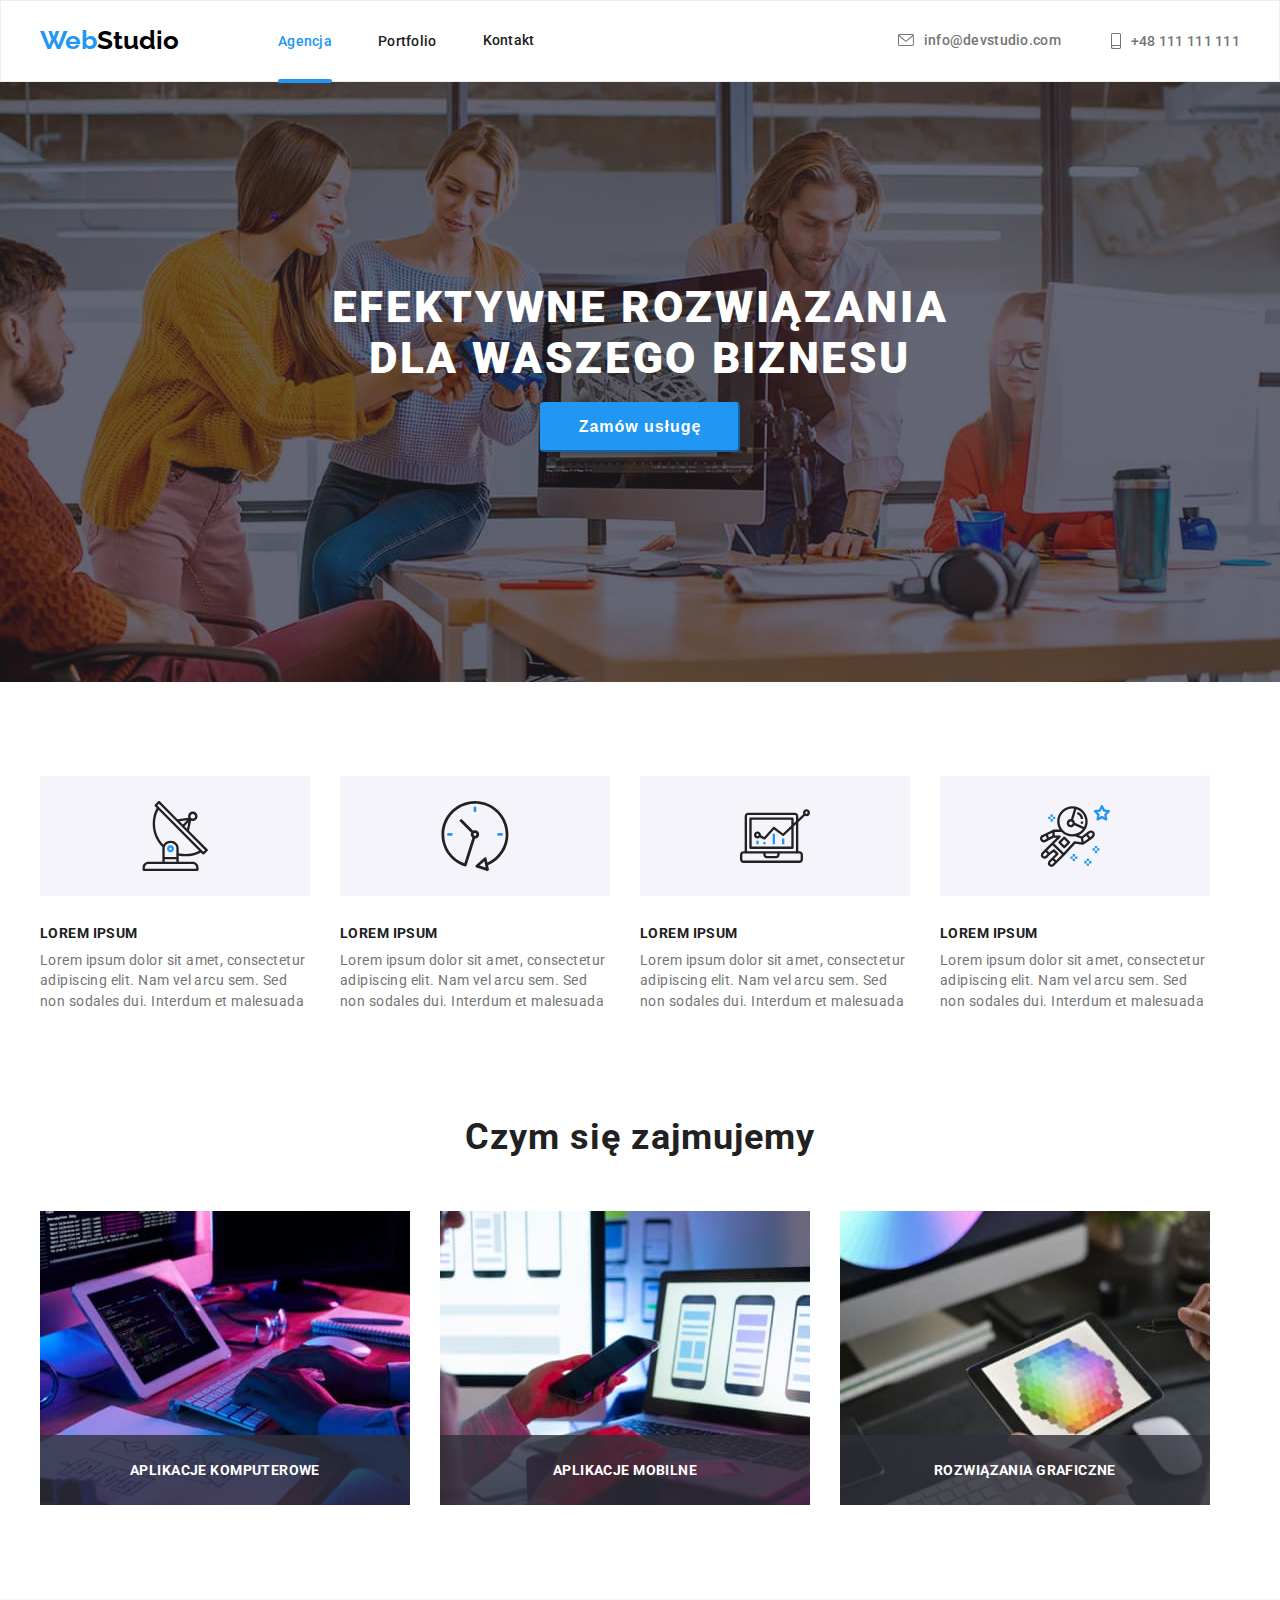
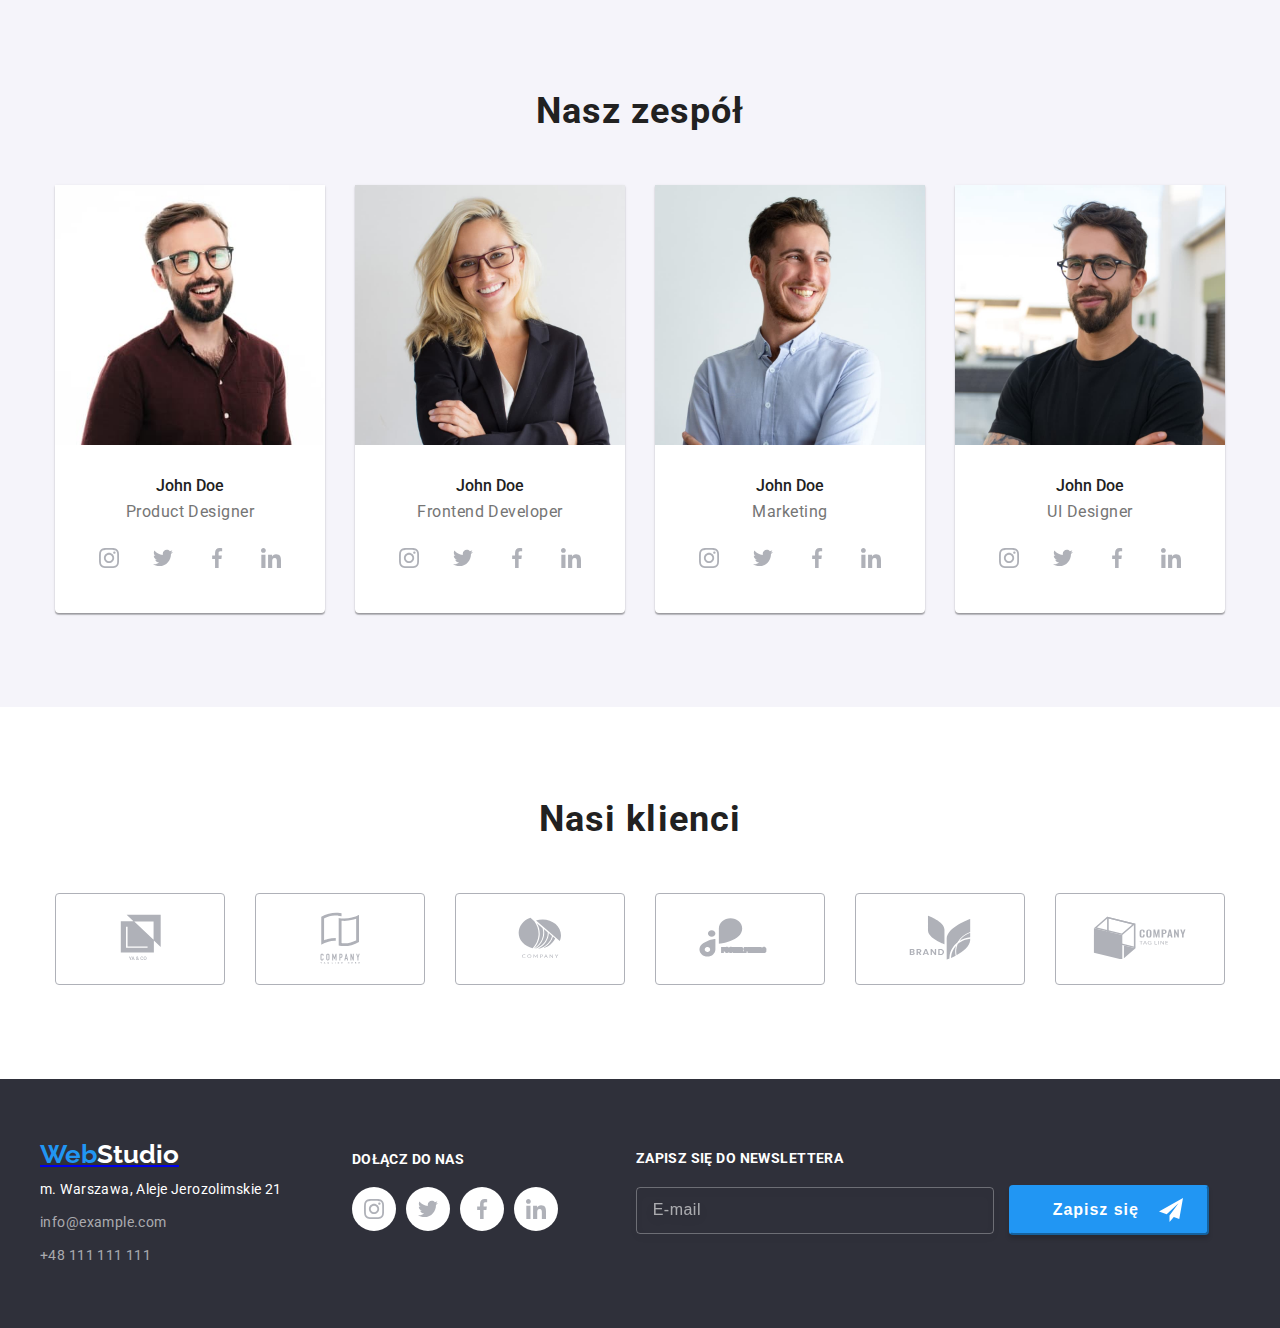
<file: index.html>
<!DOCTYPE html>
<html lang="pl-PL">
  <head>
    <meta charset="UTF-8" />
    <meta http-equiv="X-UA-Compatible" content="IE=edge" />
    <meta name="viewport" content="width=device-width, initial-scale=1.0" />
    <title>Studio</title>
    <link rel="stylesheet" href="https://bugs.chromium.org/p/chromium/issues/detail?id=999088, https://bugs.webkit.org/show_bug.cgi?id=201297" />
    <link rel="stylesheet" href="https://bugs.chromium.org/p/chromium/issues/detail?id=935729, https://bugs.webkit.org/show_bug.cgi?id=195016" />
    <link rel="stylesheet" href="https://bugs.chromium.org/p/chromium/issues/detail?id=935729, https://bugs.webkit.org/show_bug.cgi?id=195016" />
    <link rel="stylesheet" href="css/styles.css" />
    <link rel="preconnect" href="https://fonts.googleapis.com" />
    <link rel="preconnect" href="https://fonts.gstatic.com" crossorigin />
    <link href="https://fonts.googleapis.com/css2?family=Raleway:wght@700&family=Roboto:wght@400;500;700;900&display=swap" rel="stylesheet" />
    <link rel="stylesheet" href="https://i.icomoon.io/public/temp/0eba9493ed/spriteSVG/style-svg.css" />
    <script defer src="https://i.icomoon.io/public/temp/0eba9493ed/spriteSVG/svgxuse.js"></script>
  </head>
  <body>
    <div class="body-container">
      <div class="background-header">
        <div class="container">
          <header class="header">
            <div class="header_text">
              <div class="header-leftside">
                <a class="logo header_logo" href="./index.html"><span class="logo--blue">Web</span><span class="logo--gray">Studio</span></a>
                <nav>
                  <ul class="list navigation">
                    <li>
                      <a class="navigation_text" href="./index.html"><span class="navigation_current-page">Agencja</span></a>
                    </li>
                    <li><a class="navigation_text" href="./portfolio.html">Portfolio</a></li>
                    <li class="navigation_text">Kontakt</li>
                  </ul>
                </nav>
              </div>
              <div class="header-rightside">
                <ul class="list contact-info">
                  <li>
                    <a class="contact-info_text" href="mailto:info@devstudio.com">
                      <svg class="contact-info_icons" width="16px" height="12px">
                        <use href="images/icons.svg/sprite.svg#icon-envelope"></use>
                      </svg>
                      info@devstudio.com</a
                    >
                  </li>
                  <li>
                    <a class="contact-info_text" href="tel:+48111111111">
                      <svg class="contact-info_icons" width="10px" height="16px">
                        <use href="images/icons.svg/sprite.svg#icon-smartphone"></use>
                      </svg>
                      +48 111 111 111</a
                    >
                  </li>
                </ul>
              </div>
            </div>
          </header>
        </div>
      </div>
      <main>
        <div class="background-dark-gray-section">
          <div class="background-image">
            <div class="container">
              <div class="dark-gray-section section">
                <h1 class="h1-heading">EFEKTYWNE ROZWIĄZANIA DLA WASZEGO BIZNESU</h1>
                <button class="button modal-btn" type="button" data-modal-open>
                  <span class="button_text">Zamów usługę</span>
                </button>
              </div>
            </div>
          </div>
        </div>
        <div class="background-main-section">
          <div class="container">
            <div class="main-section section">
                <ul class="list information-section">
                  <li class="information-box">
                    <div class="information-box_icon">
                      <svg width="70px" height="70px">
                        <use href="images/icons.svg/sprite.svg#icon-antenna"></use>
                      </svg>
                    </div>
                    <h3 class="information-box_heading">LOREM IPSUM</h3>
                    <p class="information-box_text">Lorem ipsum dolor sit amet, consectetur adipiscing elit. Nam vel arcu sem. Sed non sodales dui. Interdum et malesuada</p>
                  </li>
                  <li class="information-box">
                    <div class="information-box_icon">
                      <svg width="70px" height="70px">
                        <use href="images/icons.svg/sprite.svg#icon-clock"></use>
                      </svg>
                    </div>
                    <h3 class="information-box_heading">LOREM IPSUM</h3>
                    <p class="information-box_text">Lorem ipsum dolor sit amet, consectetur adipiscing elit. Nam vel arcu sem. Sed non sodales dui. Interdum et malesuada</p>
                  </li>
                  <li class="information-box">
                    <div class="information-box_icon">
                      <svg width="70px" height="70px">
                        <use href="images/icons.svg/sprite.svg#icon-diagram"></use>
                      </svg>
                    </div>
                    <h3 class="information-box_heading">LOREM IPSUM</h3>
                    <p class="information-box_text">Lorem ipsum dolor sit amet, consectetur adipiscing elit. Nam vel arcu sem. Sed non sodales dui. Interdum et malesuada</p>
                  </li>
                  <li class="information-box">
                    <div class="information-box_icon">
                      <svg width="70px" height="70px">
                        <use href="images/icons.svg/sprite.svg#icon-astronaut"></use>
                      </svg>
                    </div>
                    <h3 class="information-box_heading">LOREM IPSUM</h3>
                    <p class="information-box_text">Lorem ipsum dolor sit amet, consectetur adipiscing elit. Nam vel arcu sem. Sed non sodales dui. Interdum et malesuada</p>
                  </li>
                </ul>
                <div class="container">
              <section class="services-section section">
                <h2 class="h2-heading">Czym się zajmujemy</h2>
                <ul class="list services-list">
                  <li class="services-list_box">
                    <img class="services-list_image" src="images/box1.jpg" alt="Programista piszący kod" width="370" height="294" />
                    <div class="services-list_description"><p>aplikacje komputerowe</p></div>
                  </li>
                  <li class="services-list_box">
                    <img class="services-list_image" src="images/box2.jpg" alt="Projektant opracowujący aplikacje na smartfony" width="370" height="294" />
                    <div class="services-list_description"><p>aplikacje mobilne</p></div>
                  </li>
                  <li class="services-list_box">
                    <img class="services-list_image" src="images/box3.jpg" alt="Designer trzymający tablet z paletą kolorów" width="370" height="294" />
                    <div class="services-list_description"><p>rozwiązania graficzne</p></div>
                  </li>
                </ul>
              </section>
            </div>
            </div>
          </div>
        </div>
        <div class="background-gray-section">
          <div class="container">
            <section class="gray-section section">
              <h2 class="h2-heading">Nasz zespół</h2>
              <ul class="list card-list">
                <li>
                  <div class="card-list_card">
                    <img src="images/img1.jpg" alt="Zdjęcie członka zespołu WebStudio Johna Doe1" width="270" height="260" />
                    <p class="card_photo-description">John Doe</p>
                    <p class="card_additional-photo-description">Product Designer</p>
                    <div class="social-icon-box">
                      <a class="social-icon">
                        <svg class="social-icon" width="44px" height="44px">
                          <use width="20px" height="20px" x="12" y="12" href="images/icons.svg/sprite.svg#icon-instagram"></use>
                        </svg>
                      </a>
                      <a class="social-icon">
                        <svg class="social-icon" width="44px" height="44px">
                          <use width="20px" height="20px" x="12" y="12" href="images/icons.svg/sprite.svg#icon-twitter"></use>
                        </svg>
                      </a>
                      <a class="social-icon">
                        <svg class="social-icon" width="44px" height="44px">
                          <use width="20px" height="20px" x="12" y="12" href="images/icons.svg/sprite.svg#icon-facebook"></use>
                        </svg>
                      </a>
                      <a class="social-icon">
                        <svg class="social-icon" width="44px" height="44px">
                          <use width="20px" height="20px" x="12" y="12" href="images/icons.svg/sprite.svg#icon-linkedin"></use>
                        </svg>
                      </a>
                    </div>
                  </div>
                </li>
                <li>
                  <div class="card-list_card">
                    <img src="images/img2.jpg" alt="Zdjęcie członka zespołu WebStudio Johna Doe2" width="270" height="260" />
                    <p class="card_photo-description">John Doe</p>
                    <p class="card_additional-photo-description">Frontend Developer</p>
                    <div class="social-icon-box">
                      <a class="social-icon">
                        <svg class="social-icon" width="44px" height="44px">
                          <use width="20px" height="20px" x="12" y="12" href="images/icons.svg/sprite.svg#icon-instagram"></use>
                        </svg>
                      </a>
                      <a class="social-icon">
                        <svg class="social-icon" width="44px" height="44px">
                          <use width="20px" height="20px" x="12" y="12" href="images/icons.svg/sprite.svg#icon-twitter"></use>
                        </svg>
                      </a>
                      <a class="social-icon">
                        <svg class="social-icon" width="44px" height="44px">
                          <use width="20px" height="20px" x="12" y="12" href="images/icons.svg/sprite.svg#icon-facebook"></use>
                        </svg>
                      </a>
                      <a class="social-icon">
                        <svg class="social-icon" width="44px" height="44px">
                          <use width="20px" height="20px" x="12" y="12" href="images/icons.svg/sprite.svg#icon-linkedin"></use>
                        </svg>
                      </a>
                    </div>
                  </div>
                </li>
                <li>
                  <div class="card-list_card">
                    <img src="images/img3.jpg" alt="Zdjęcie członka zespołu WebStudio Johna Doe3" width="270" height="260" />
                    <p class="card_photo-description">John Doe</p>
                    <p class="card_additional-photo-description">Marketing</p>
                    <div class="social-icon-box">
                      <a class="social-icon">
                        <svg class="social-icon" width="44px" height="44px">
                          <use width="20px" height="20px" x="12" y="12" href="images/icons.svg/sprite.svg#icon-instagram"></use>
                        </svg>
                      </a>
                      <a class="social-icon">
                        <svg class="social-icon" width="44px" height="44px">
                          <use width="20px" height="20px" x="12" y="12" href="images/icons.svg/sprite.svg#icon-twitter"></use>
                        </svg>
                      </a>
                      <a class="social-icon">
                        <svg class="social-icon" width="44px" height="44px">
                          <use width="20px" height="20px" x="12" y="12" href="images/icons.svg/sprite.svg#icon-facebook"></use>
                        </svg>
                      </a>
                      <a class="social-icon">
                        <svg class="social-icon" width="44px" height="44px">
                          <use width="20px" height="20px" x="12" y="12" href="images/icons.svg/sprite.svg#icon-linkedin"></use>
                        </svg>
                      </a>
                    </div>
                  </div>
                </li>
                <li>
                  <div class="card-list_card">
                    <img src="images/img4.jpg" alt="Zdjęcie członka zespołu WebStudio Johna Doe4" width="270" height="260" />
                    <p class="card_photo-description">John Doe</p>
                    <p class="card_additional-photo-description">UI Designer</p>
                    <div class="social-icon-box">
                      <a class="social-icon">
                        <svg class="social-icon" width="44px" height="44px">
                          <use width="20px" height="20px" x="12" y="12" href="images/icons.svg/sprite.svg#icon-instagram"></use>
                        </svg>
                      </a>
                      <a class="social-icon">
                        <svg class="social-icon" width="44px" height="44px">
                          <use width="20px" height="20px" x="12" y="12" href="images/icons.svg/sprite.svg#icon-twitter"></use>
                        </svg>
                      </a>
                      <a class="social-icon">
                        <svg class="social-icon" width="44px" height="44px">
                          <use width="20px" height="20px" x="12" y="12" href="images/icons.svg/sprite.svg#icon-facebook"></use>
                        </svg>
                      </a>
                      <a class="social-icon">
                        <svg class="social-icon" width="44px" height="44px">
                          <use width="20px" height="20px" x="12" y="12" href="images/icons.svg/sprite.svg#icon-linkedin"></use>
                        </svg>
                      </a>
                    </div>
                  </div>
                </li>
              </ul>
            </section>
          </div>
        </div>
        <div class="background-logos-section">
          <div class="container">
            <section class="logos-section section">
              <h2 class="h2-heading">Nasi klienci</h2>
              <ul class="logos-box">
                <li class="logo-box">
                  <a>
                    <svg width="41" height="46.7">
                      <use href="images/icons.svg/sprite.svg#icon-logo1"></use>
                    </svg>
                  </a>
                </li>
                <li class="logo-box">
                  <a>
                    <svg width="40" height="52">
                      <use href="images/icons.svg/sprite.svg#icon-logo2"></use>
                    </svg>
                  </a>
                </li>
                <li class="logo-box">
                  <a>
                    <svg width="43.46" height="41.18">
                      <use href="images/icons.svg/sprite.svg#icon-logo3"></use>
                    </svg>
                  </a>
                </li>
                <li class="logo-box">
                  <a>
                    <svg width="84.44" height="40.62">
                      <use href="images/icons.svg/sprite.svg#icon-logo4"></use>
                    </svg>
                  </a>
                </li>
                <li class="logo-box">
                  <a>
                    <svg width="62.54" height="45.43">
                      <use href="images/icons.svg/sprite.svg#icon-logo5"></use>
                    </svg>
                  </a>
                </li>
                <li class="logo-box">
                  <a>
                    <svg width="93.79" height="43.93">
                      <use href="images/icons.svg/sprite.svg#icon-logo6"></use>
                    </svg>
                  </a>
                </li>
              </ul>
            </section>
          </div>
        </div>
      </main>
      <div class="background-footer">
        <div class="container">
          <footer>
            <div class="footer">
              <div>
                <a class="logo" href="./index.html"><span class="logo--blue">Web</span><span class="logo--white">Studio</span></a>
                <br />
                <address class="contact-box">
                  <p class="contact-box_address">m. Warszawa, Aleje Jerozolimskie 21</p>
                  <a class="contact-box_mail" href="mailto:info@example.com">info@example.com</a>
                  <a class="contact-box_phone" href="tel:+48111111111">+48 111 111 111</a>
                </address>
              </div>
              <div class="social-box">
                <a class="text-heading">dołącz do nas</a>
                <div class="social-icons">
                  <a>
                    <svg class="social-icon" width="44px" height="44px">
                      <use width="20px" height="20px" x="12" y="12" href="images/icons.svg/sprite.svg#icon-instagram"></use>
                    </svg>
                  </a>
                  <a>
                    <svg class="social-icon" width="44px" height="44px">
                      <use width="20px" height="20px" x="12" y="12" href="images/icons.svg/sprite.svg#icon-twitter"></use>
                    </svg>
                  </a>
                  <a>
                    <svg class="social-icon" width="44px" height="44px">
                      <use width="20px" height="20px" x="12" y="12" href="images/icons.svg/sprite.svg#icon-facebook"></use>
                    </svg>
                  </a>
                  <a>
                    <svg class="social-icon" width="44px" height="44px">
                      <use width="20px" height="20px" x="12" y="12" href="images/icons.svg/sprite.svg#icon-linkedin"></use>
                    </svg>
                  </a>
                </div>
              </div>
              <div class="signup-form-box">
                <a class="text-heading">zapisz się do newslettera</a>
                <form name="signup-form" autocomplete="on" novalidate class="signup-form">
                  <label class="signup-form_email"><input type="email" name="email" placeholder="E-mail" class="signup-form_email"/></label>
                  <button type="submit" class="signup-form_button">
                    <div class="signup-button-container">
                      <a class="signup-form_buttontext">Zapisz się</a>
                      <svg width="24" height="24"> 
                        <use class="signup-icon" width="24" height="24" href="images/icons.svg/sprite.svg#icon-signup">
                        </use></svg>
                      </div>
                  </button>
                </form>
              </div>
            </div>
          </footer>
        </div>
      </div>
    </div>
    <div class="backdrop is-hidden" data-modal>
      <div class="modal">
        <button type="button" class="button-box close-btn" data-modal-close>
          <svg width="11" height="11">
            <use href="images/icons.svg/sprite.svg#icon-close-btn"></use>
          </svg>
        </button>
        <div class="data-form-box">
        <a class="form-heading">Zostaw swoje dane w formularzu poniżej</a>
        <form name="data-form" autocomplete="on" novalidate class="data-form">
          <div class="data-form_label">
          <label for="username"><a class="data-form_text">Imie</a>
            <div class="data-form_input-box">
            <input class="data-form_input input-hovering" type="text" name="username" id="username" required>
            <svg width="12" height="12" class="username-svg input-hovering"><use width="12" height="12" href="images/icons.svg/sprite.svg#icon-form-name"></use></svg>
          </div>
          </label>
        </div>
        <div class="data-form_label">
          <label for="phone-number"><a class="data-form_text">Telefon</a>
            <div class="data-form_input-box">
            <input class="data-form_input input-hovering" type="tel" name="phone-number" id="phone-number" required>
            <svg width="13" height="13" class="phone-number-svg input-hovering"><use width="13" height="13" href="images/icons.svg/sprite.svg#icon-form-phone"></use></svg>
          </div>
          </label>
        </div>
        <div class="data-form_label">
          <label for="email"><a class="data-form_text">Email</a>
          <div class="data-form_input-box">
            <input class="data-form_input input-hovering" type="email" name="email" id="email" required>
            <svg width="15" height="12" class="email-svg input-hovering"><use width="15" height="12" href="images/icons.svg/sprite.svg#icon-form-mail"></use></svg>
          </div>
          </label>
        </div>
        <div class="data-form_label-comment">
          <label for="comment"><a class="data-form_text">Komentarz</a>
            <div class="data-form_input-box">
            <textarea class="data-form_comment-input input-hovering" placeholder="Wprowadź tekst" name="comment" id="comment"></textarea>
        </div>  
          </label>
            <div>
              <label class="data-form_checkbox-label" for="user-statement">
                <input
                  class="data-form_checkbox hidden"
                  type="checkbox"
                  name="acceptation"
                  id="user-statement"/>
                <span class="statement-text">
                  Oświadczam, iż akceptuję
                  <a
                    class="statement-link"
                    href="./index.html"
                    target="_blank"
                    rel="noopener noreferrer"
                    >Regulamin</a> i
                  <a
                    class="statement-link"
                    href="./index.html"
                    target="_blank"
                    rel="noopener noreferrer"
                    >Politykę Prywatności</a>.
                </span>
              </label>
            </div>
        <div class="data-button-area">
        <button class="button" type="submit"><span class="button_text">Wyślij</span></button>
      </div>
      </form>
    </div>
      </div>
    </div>
    <script src="./js/modal.js"></script>
  </body>
</html>
</file>
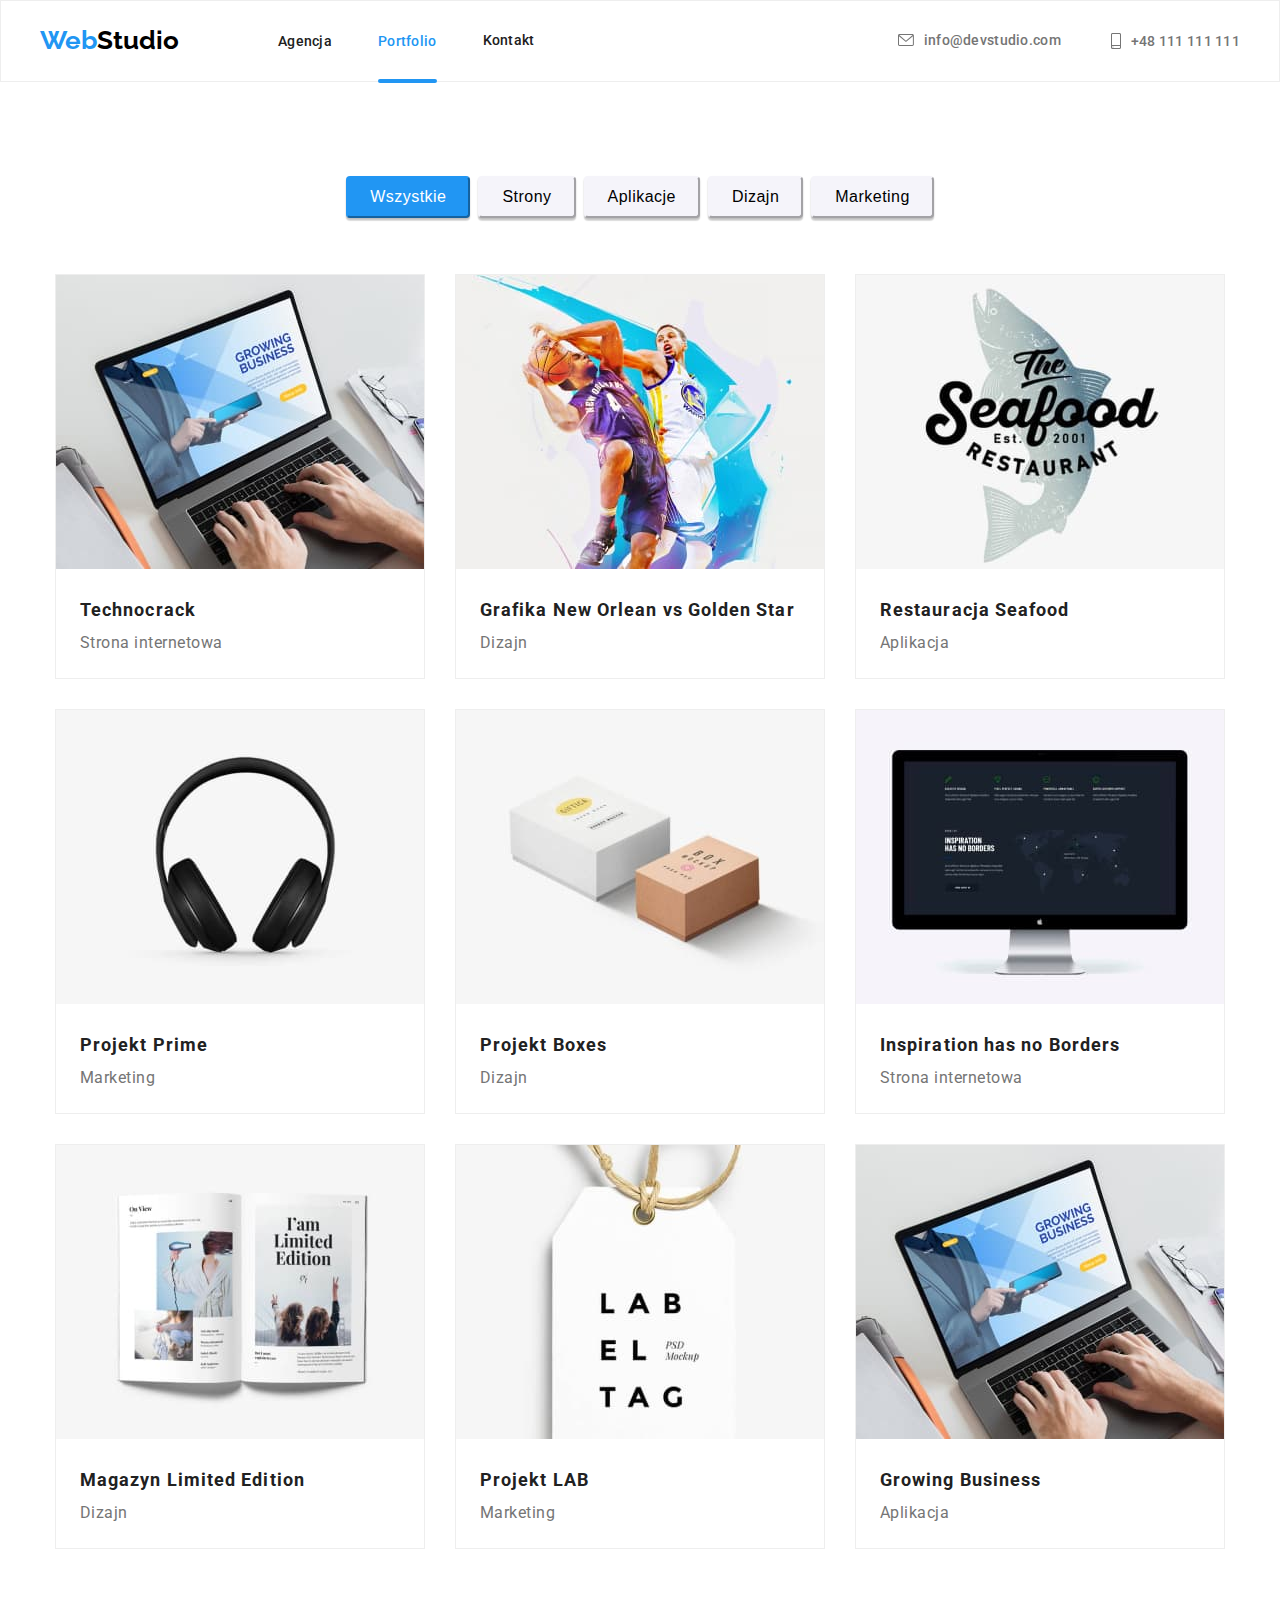
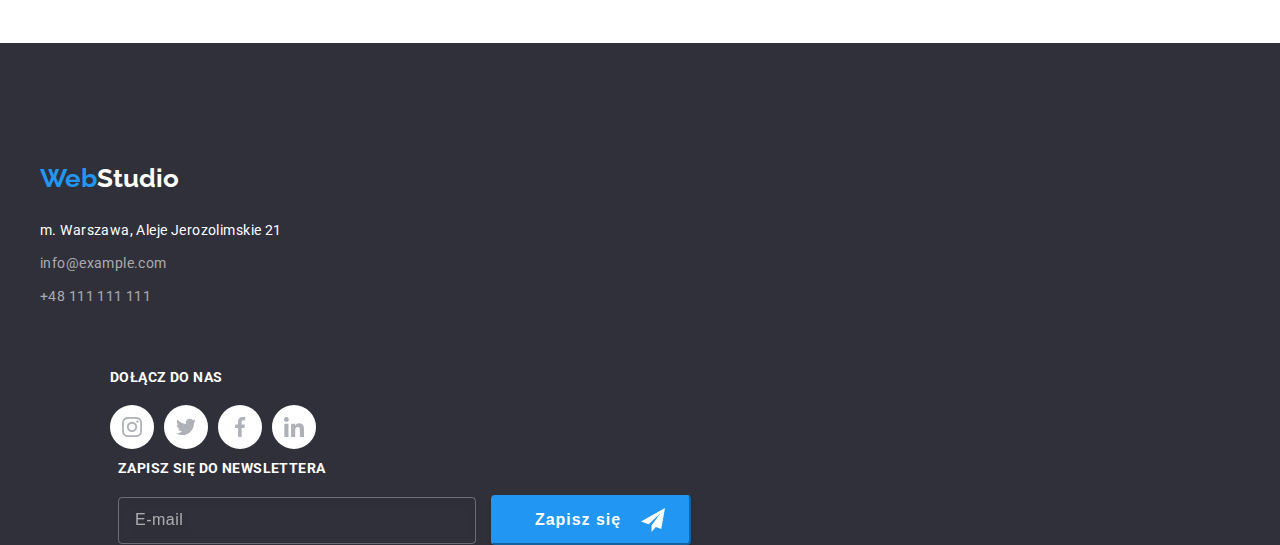
<file: portfolio.html>
<!DOCTYPE html>
<html lang="pl-PL">
  <head>
    <meta charset="UTF-8" />
    <meta http-equiv="X-UA-Compatible" content="IE=edge" />
    <meta name="viewport" content="width=device-width, initial-scale=1.0" />
    <title>Portfolio</title>
    <link rel="stylesheet" href="https://bugs.chromium.org/p/chromium/issues/detail?id=999088, https://bugs.webkit.org/show_bug.cgi?id=201297" />
    <link rel="stylesheet" href="https://bugs.chromium.org/p/chromium/issues/detail?id=935729, https://bugs.webkit.org/show_bug.cgi?id=195016" />
    <link rel="stylesheet" href="https://bugs.chromium.org/p/chromium/issues/detail?id=935729, https://bugs.webkit.org/show_bug.cgi?id=195016" />
    <link rel="stylesheet" href="css/styles.css" />
    <link rel="preconnect" href="https://fonts.googleapis.com" />
    <link rel="preconnect" href="https://fonts.gstatic.com" crossorigin />
    <link href="https://fonts.googleapis.com/css2?family=Raleway:wght@700&family=Roboto:wght@400;500;700;900&display=swap" rel="stylesheet" />
  </head>
  <body>
    <div class="body-container">
      <div class="background-header">
        <div class="container">
          <header class="header">
            <div class="header_text">
              <div class="header-leftside">
                <a class="logo header_logo" href="./index.html"><span class="logo--blue">Web</span><span class="logo--gray">Studio</span></a>
                <nav>
                  <ul class="list navigation">
                    <li><a class="navigation_text" href="./index.html">Agencja</a></li>
                    <li>
                      <a class="navigation_text" href="./portfolio.html"><span class="navigation_current-page">Portfolio</span></a>
                    </li>
                    <li class="navigation_text">Kontakt</li>
                  </ul>
                </nav>
              </div>
              <div class="header-rightside">
                <ul class="list contact-info">
                  <li>
                    <a class="contact-info_text" href="mailto:info@devstudio.com">
                      <svg class="contact-info_icons" width="16px" height="12px">
                        <use href="images/icons.svg/sprite.svg#icon-envelope"></use>
                      </svg>
                      info@devstudio.com</a
                    >
                  </li>
                  <li>
                    <a class="contact-info_text" href="tel:+48111111111">
                      <svg class="contact-info_icons" width="10px" height="16px">
                        <use href="images/icons.svg/sprite.svg#icon-smartphone"></use>
                      </svg>
                      +48 111 111 111</a
                    >
                  </li>
                </ul>
              </div>
            </div>
          </header>
        </div>
      </div>
      <div class="background-portfolio-main">
        <div class="container">
          <main class="portfolio-main section">
            <div class="nav-buttons-box">
              <button class="nav-buttons current-button" type="button"><span>Wszystkie</span></button>
              <button class="nav-buttons" type="button"><span>Strony</span></button>
              <button class="nav-buttons" type="button"><span>Aplikacje</span></button>
              <button class="nav-buttons" type="button"><span>Dizajn</span></button>
              <button class="nav-buttons" type="button"><span>Marketing</span></button>
            </div>
            <ul class="list projects-list">
              <li>
                <div class="project-section">
                  <div class="project-box">
                    <img src="images/pic1.jpg" alt="Grafika prezentująca laptop z otwartą stroną internetową" width="370" height="294" />
                    <div class="project-box_animation">
                      <p>Technocrack jest popularną platformą wykorzystywaną do rozpowszechniania koronawirusa. Firmy wykorzystują tę platformę do celów szpiegowskich i ataków na niezabezpieczone serwery konkurencji</p>
                    </div>
                  </div>
                  <p class="project-box_description">Technocrack</p>
                  <p class="project-box_additional-description">Strona internetowa</p>
                </div>
              </li>
              <li>
                <div class="project-section">
                  <div class="project-box">
                    <img src="images/pic2.jpg" alt="Grafika prezentująca dwójkę koszykarzy" width="370" height="294" />
                    <div class="project-box_animation"></div>
                  </div>
                  <p class="project-box_description">Grafika New Orlean vs Golden Star</p>
                  <p class="project-box_additional-description">Dizajn</p>
                </div>
              </li>
              <li>
                <div class="project-section">
                  <div class="project-box">
                    <img src="images/pic3.jpg" alt="Grafika prezentująca szyld restauracji" width="370" height="294" />
                    <div class="project-box_animation"></div>
                  </div>
                  <p class="project-box_description">Restauracja Seafood</p>
                  <p class="project-box_additional-description">Aplikacja</p>
                </div>
              </li>
              <li>
                <div class="project-section">
                  <div class="project-box">
                    <img src="images/pic4.jpg" alt="Grafika prezentująca słuchawki" width="370" height="294" />
                    <div class="project-box_animation"></div>
                  </div>
                  <p class="project-box_description">Projekt Prime</p>
                  <p class="project-box_additional-description">Marketing</p>
                </div>
              </li>
              <li>
                <div class="project-section">
                  <div class="project-box">
                    <img src="images/pic5.jpg" alt="Grafika prezentująca dwa pudełka z nadrukami" width="370" height="294" />
                    <div class="project-box_animation"></div>
                  </div>
                  <p class="project-box_description">Projekt Boxes</p>
                  <p class="project-box_additional-description">Dizajn</p>
                </div>
              </li>
              <li>
                <div class="project-section">
                  <div class="project-box">
                    <img src="images/pic6.jpg" alt="Grafika prezentująca monitor z otwartą stroną internetową" width="370" height="294" />
                    <div class="project-box_animation"></div>
                  </div>
                  <p class="project-box_description">Inspiration has no Borders</p>
                  <p class="project-box_additional-description">Strona internetowa</p>
                </div>
              </li>
              <li>
                <div class="project-section">
                  <div class="project-box">
                    <img src="images/pic7.jpg" alt="Grafika prezentująca otwarte czasopismo" width="370" height="294" />
                    <div class="project-box_animation"></div>
                  </div>
                  <p class="project-box_description">Magazyn Limited Edition</p>
                  <p class="project-box_additional-description">Dizajn</p>
                </div>
              </li>
              <li>
                <div class="project-section">
                  <div class="project-box">
                    <img src="images/pic8.jpg" alt="Grafika prezentująca metkę z logo" width="370" height="294" />
                    <div class="project-box_animation"></div>
                  </div>
                  <p class="project-box_description">Projekt LAB</p>
                  <p class="project-box_additional-description">Marketing</p>
                </div>
              </li>
              <li>
                <div class="project-section">
                  <div class="project-box">
                    <img src="images/pic9.jpg" alt="Grafika prezentująca dłonie wpisujące tekst na klawiaturze laptopa" width="370" height="294" />
                    <div class="project-box_animation"></div>
                  </div>
                  <p class="project-box_description">Growing Business</p>
                  <p class="project-box_additional-description">Aplikacja</p>
                </div>
              </li>
            </ul>
          </main>
        </div>
      </div>
      <div class="background-footer">
        <div class="container">
          <footer class="footer">
            <div class="footer-column">
              <div>
                <a class="logo footer_logo" href="./index.html"><span class="logo--blue">Web</span><span class="logo--white">Studio</span></a>
                <br />
                <address class="contact-box">
                  <p class="contact-box_address">m. Warszawa, Aleje Jerozolimskie 21</p>
                  <a class="contact-box_mail" href="mailto:info@example.com">info@example.com</a>
                  <a class="contact-box_phone" href="tel:+48111111111">+48 111 111 111</a>
                </address>
              </div>
              <div class="social-box">
                <a class="text-heading">dołącz do nas</a>
                <div class="social-icons">
                  <a>
                    <svg class="social-icon" width="44px" height="44px">
                      <use width="20px" height="20px" x="12" y="12" href="images/icons.svg/sprite.svg#icon-instagram"></use>
                    </svg>
                  </a>
                  <a>
                    <svg class="social-icon" width="44px" height="44px">
                      <use width="20px" height="20px" x="12" y="12" href="images/icons.svg/sprite.svg#icon-twitter"></use>
                    </svg>
                  </a>
                  <a>
                    <svg class="social-icon" width="44px" height="44px">
                      <use width="20px" height="20px" x="12" y="12" href="images/icons.svg/sprite.svg#icon-facebook"></use>
                    </svg>
                  </a>
                  <a>
                    <svg class="social-icon" width="44px" height="44px">
                      <use width="20px" height="20px" x="12" y="12" href="images/icons.svg/sprite.svg#icon-linkedin"></use>
                    </svg>
                  </a>
                </div>
              </div>
              <div class="signup-form-box">
                <a class="text-heading">zapisz się do newslettera</a>
                <form name="signup-form" autocomplete="on" novalidate class="signup-form">
                  <label class="signup-form_email"><input type="email" name="email" placeholder="E-mail" class="signup-form_email" /></label>
                  <button type="submit" class="signup-form_button">
                    <div class="signup-button-container">
                      <a class="signup-form_buttontext">Zapisz się</a>
                      <svg width="24" height="24">
                        <use class="signup-icon" width="24" height="24" href="images/icons.svg/sprite.svg#icon-signup"></use>
                      </svg>
                    </div>
                  </button>
                </form>
              </div>
            </div>
          </footer>
        </div>
      </div>
    </div>
  </body>
</html>
</file>
<file: css/styles.css>
:root {
  --just-black: #000000;
  --light-black: #212121;
  --hover-blue: #2196f3;
  --light-gray: #757575;
  --just-white: #ffffff;
  --just-gray: #2f303a;
  --background-light-gray: #f5f4fa;
  --background-gray: #e5e5e5;
  --social-icon-gray: #AFB1B8;
}

*,
*::before,
*::after {
  margin: 0;
  padding: 0;
  box-sizing: border-box;
}

body {
  background-color: var(--background-gray);
  font-family: "Roboto", sans-serif, "Raleway", sans-serif;
  font-size: 14px;
  font-weight: 400;
  color: var(--light-black);
}

.body-container {
  width: 100%;
  height: 100%;
  display: flex;
  flex-direction: column;
  justify-content: center;
}

.container {
  width: 1200px;
}

.section {
  padding-top: 94px;
  padding-bottom: 94px;
}

/* HEADER */

.navigation_text {
  text-decoration: none;
  font-weight: 500;
  line-height: 100%;
  letter-spacing: 0.02em;
  color: var(--light-black);
  margin-right: 46px;
}

.navigation_text:hover {
  color: var(--hover-blue);
  text-decoration: underline;
  transition: 250ms cubic-bezier(0.4, 0, 0.2, 1);
}

.navigation_text:focus {
  color: var(--hover-blue);
  text-decoration: underline;
  transition: 250ms cubic-bezier(0.4, 0, 0.2, 1);
}

.navigation_current-page {
  color: var(--hover-blue);
}

.contact-info_text{
  text-decoration: none;
  font-weight: 500;
  line-height: 100%;
  letter-spacing: 0.02em;
  color: var(--light-gray);
  display: flex;
  justify-content: center;
  align-items: center;
}

.contact-info_icons {
  margin-right: 10px;
}

.contact-info_text {  
  fill: var(--light-gray)
}

.contact-info_text:hover,
.contact-info_text:focus {
  color: var(--hover-blue);
  text-decoration: underline;
  fill: var(--hover-blue);
  transition: 250ms cubic-bezier(0.4, 0, 0.2, 1);
}

.logo {
  font-family: "Raleway";
  font-style: normal;
  font-weight: 700;
  font-size: 26px;
  letter-spacing: 3%;
}

.header_logo {
  width: 145px;
  height: 31px;
  text-decoration: none;
  margin-top: 24px;
  margin-bottom: 25px;
}

.logo--blue {
  color: var(--hover-blue);
}

.logo--gray {
  color: var(--just-black);
}

.logo--white {
  color: var(--just-white);
}

.background-header {
  display: flex;
  justify-content: center;
  background-color: var(--just-white);
  border: 1px solid #eeeeee;
}

.header_text {
  display: flex; 
  flex-direction: row;
  align-items: center;
  justify-content:space-between;
}

.header-leftside {  
  display: flex; 
  flex-direction: row;
  align-items: center;
}

.header-rightside {  
  display: flex; 
}

.navigation:first-child {
  margin-left: 93px;
} 

.contact-info:last-child a {
  display: flex;
  margin-left: 50px
}

  .navigation_current-page{
    position: relative;
  }

.navigation_current-page::after {
  position: absolute;
  display: block;
  content: "";
  width: 100%;
  height: 4px;
  background-color: var(--hover-blue);
  border-radius: 2px;
  pointer-events: none;
  top: 46px;
}

/* HEADER-END */

.list {
  list-style-type: none;
  display: flex;
}

/* FOOTER */

.footer {
  padding-top: 60px;
}

.footer_logo {
  width: 145px;
  height: 31px;
  text-decoration: none;
  margin-top: 60px;
  display: flex;
}

.contact-box {
  font-style: normal;
  line-height: 171%;
  letter-spacing: 0.03em;
}

.contact-box_mail,
.contact-box_phone {
  color: rgba(255, 255, 255, 0.6);
  text-decoration: none;
}

.contact-box_address {
  color: var(--just-white);
}

.contact-box_mail:hover,
.contact-box_phone:hover,
.contact-box_mail:focus,
.contact-box_phone:focus {
  text-decoration: underline;
  color: var(--hover-blue);
  transition: 250ms cubic-bezier(0.4, 0, 0.2, 1);
}

.background-footer {
  display: flex;
  justify-content: center;
  background: var(--just-gray);
}


.contact-box_address,
.contact-box_mail,
.contact-box_phone {
  display: flex;
  margin-top: 9px;
}

.contact-box_phone {
  margin-bottom: 60px;
}

.footer {
  display: flex;
  flex-direction: row
}

.social-box {width: 206px;
  height: 80px;
  margin-top: 12px;
  margin-left: 70px;
}

.text-heading {font-style: normal;
  font-weight: 700;
  line-height: 100%;
  letter-spacing: 0.03em;
  text-transform: uppercase;
  color: var(--just-white); 
}

.social-icons {
  display:flex;
  width: 206px;
  height: 44px;
  margin-top: 20px;
  gap: 10px;
}

.social-icon {
  height: 44px;
  width: 44px;
  border-radius: 0px;
  border-radius: 50%;
  background: rgba(255, 255, 255, 0.1);
  fill: var(--just-white);
}

.social-icon:hover,
.social-icon:focus {
  height: 44px;
  width: 44px;
  border-radius: 50px;
  background-color: var(--hover-blue);
  fill: var(--just-white);
  cursor: pointer;
  transition: 250ms cubic-bezier(0.4, 0, 0.2, 1);
}

.signup-form-box{
  display: flex;
  flex-direction: column;
  margin-left: 78px;
  margin-top: 12px;
}

.signup-form {
  margin-top: 20px;
}

label .signup-form_email {
  padding-left: 16px;
  padding-top: 15px;
  padding-bottom: 15px;
  width: 358px;
  border: 1px solid rgba(255, 255, 255, 0.3);
  filter: drop-shadow(0px 4px 4px rgba(0, 0, 0, 0.15));
  border-radius: 4px;
  background-color: transparent;
}

label .signup-form_email:hover,
label .signup-form_email:focus {
  border: 1px solid rgba(255, 255, 255, 0.3);
  filter: drop-shadow(0px 4px 4px rgba(0, 0, 0, 0.15));
  border-radius: 4px;
  background-color: transparent;
}

.signup-form_email::placeholder {
  font-size: 16px;
  line-height: 125%;
  display: flex;
  align-items: center;
  letter-spacing: 0.03em;
  color: rgba(255, 255, 255, 0.6);
}

.signup-form_button {
  width: 200px;
  height: 50px;
  background: var(--hover-blue);
  box-shadow: 0px 4px 4px rgba(0, 0, 0, 0.15);
  border-radius: 4px;
  margin-left: 12px;
  border-color: var(--hover-blue);
}

.signup-form_buttontext {
  font-weight: 700;
  font-size: 16px;
  line-height: 188%;
  letter-spacing: 0.06em;
  width: 82px;
  height: 30px;
  margin-left: 42px;
  white-space: nowrap;
  color: var(--just-white);
}

.signup-form_button:hover,
.signup-form_button:focus {
  box-shadow: inset 0px 0px 30px -10px rgba(38, 108, 121, 1);
  transition: transform 250ms cubic-bezier(0.4, 0, 0.2, 1);
}

.signup-button-container {
  width:100%;
  height: 100%;
  display: flex;
  align-items: center;
}

.signup-button-container svg {
  margin-left: 24px;
}

.signup-icon {
  display: flex;
  fill: var(--just-white);
}

/* FOOTER-END */

/* DARK-GRAY-SECTION */

.h1-heading {
  align: center;
  width: 696px;
  height: 120px;
  font-weight: 900;
  font-size: 44px;
  line-height: 116%;
  text-align: center;
  vertical-align: top;
  letter-spacing: 0.06em;
  text-transform: uppercase;
  color: var(--just-white);
  margin-top: 106px;
}

.button {
  width: 200px;
  height: 50px;
  background: var(--hover-blue);
  border-radius: 4px;
  border-color: var(--hover-blue);
  box-shadow: 0px 4px 4px 0px #00000026;
}

.button:hover, 
.button:focus {
  cursor: pointer;
  box-shadow: inset 0px 0px 30px -10px rgba(38, 108, 121, 1);
  transition: transform 250ms cubic-bezier(0.4, 0, 0.2, 1);
  border-radius: 4px;
  background: var();
}

.button_text {
  width: 117px;
  height: 30px;
  font-weight: 700;
  font-style: normal;
  font-size: 16px;
  font-style: Bold;
  letter-spacing: 0.06em;
  color: var(--just-white);
  align: center;
}

.dark-gray-section {
  display: flex;
  justify-content: center;
  flex-direction: column;
  align-items: center;
}

.background-image {
  display: flex;
  justify-content: center;
  width: 1600px;
  height: 600px;
  margin: 0 auto;
  background-size: cover;
  background-position: center;
  background-repeat: no-repeat;
  background-image: linear-gradient(
      0deg,
      rgba(47, 48, 58, 0.4) 0%,
      rgba(47, 48, 58, 0.4) 100%
    ),
    url("../images/overlay.jpg");
}

.background-dark-gray-section {
  display: flex;
  justify-content: center;
  background-color: var(--just-gray);
}

/* DARK-GRAY-SECTION-END */

/* MAIN-SECTION */

.background-main-section {
  display: flex;
  justify-content: center;
  background-color: var(--just-white);
}

.main-section {
  padding-bottom: 0px;
}

/* MAIN-SECTION */

.information-box_icon{
background-color: var(--background-light-gray);
margin-bottom: 30px;
width: 270px;
height: 120px;
display: flex;
align-items: center;
justify-content: center;
}

.information-box_heading {
  font-style: normal;
  font-weight: 700;
  font-size: 14px;
  line-height: 100%;
  letter-spacing: 0.03em;
  text-transform: uppercase;
  margin-bottom: 10px;
}

.information-box {
  width: 270px;
}

.information-box_text{
  font-style: normal;
  font-weight: 400;
  font-size: 14px;
  line-height: 146%;
  letter-spacing: 0.03em;
  color: var(--light-gray);
  width: 270px;
  height: 75px;
  align-self: auto;
  margin-bottom: 0;
}

.information-section {
  flex-wrap: wrap;
  column-gap: 30px;
  margin-left: auto;
  margin-right: auto;
}

/* SERVICES-SECTION */

.services-list {
  width: 1170px;
  display: flex;
  flex-wrap: wrap;
  column-gap: 30px;
  margin-top: 50px;
}

.h2-heading {
  white-space: nowrap;
  width: 352px;
  height: 42px;
  font-style: normal;
  font-weight: 700;
  font-size: 36px;
  line-height: 100%;
  text-align: center;
  letter-spacing: 0.03em;  
  margin-left: auto;
  margin-right: auto;
}

.services-list_image {
  width: 370px;
  height: 294px;
}

.services-list_box {
  width: 370px;
  height: 294px;
  position: relative;
  }  
  
.services-list_box > .services-list_description {
  width: 370px;
  height: 70px;
  background: rgba(47, 48, 58, 0.8);
  top: 224px;
  position: absolute;
}

.services-list_description {
  display: flex;
  justify-content: center;
  align-items: center;
}

.services-list_description p {
  line-height: 100%;
  text-align: center;
  letter-spacing: 0.03em;
  text-transform: uppercase;
  color: var(--just-white);
  font-style: normal;
  font-weight: 700;
}

/* SERVICES-SECTION-END */

/* MAIN-SECTION-END */

/* GRAY-SECTION */

.background-gray-section {
  display: flex;
  justify-content: center;
  background: var(--background-light-gray);
}

.card-list_card {
  width: 270px;
  height: 428px;
  background: var(--just-white);
  box-shadow: 0px 1px 3px rgba(0, 0, 0, 0.12), 0px 1px 1px rgba(0, 0, 0, 0.14), 0px 2px 1px rgba(0, 0, 0, 0.2);
  border-radius: 0px 0px 4px 4px;
}

.card_photo-description {
  font-weight: 500;
  font-style: normal;
  font-size: 16px;
  line-height: 100%;
  text-align: center;
  vertical-align: Top;
  letter-spacing: 3%;
  margin-top: 30px;
}

.card_additional-photo-description {
  font-size: 16px;
  line-height: 100%;
  text-align: center;
  letter-spacing: 0.03em;
  color: var(--light-gray);
  margin-top: 10px;
}

.card-list {
  width: 1170px;
  flex-wrap: wrap;
  gap: 30px;
  margin-left: auto;
  margin-right: auto;
  margin-top: 50px;
}

.social-icon-box {
  list-style: none;
  display: flex;
  align-content: center;
  justify-content: center;
  margin-top: 16px;
  gap: 10px;
  
}

.social-icon {
  width: 44px;
  height: 44px;
  border-radius: 50%;
  background-color: var(--just-white);
  fill: var(--social-icon-gray);
}

.social-icon:hover, 
.social-icon:focus {
  width: 44px;
  height: 44px;
  border-radius: 50%;
  background-color: var(--hover-blue);
  border: var(--hover-blue);
  fill: var(--just-white);
  cursor: pointer;
  transition: 250ms cubic-bezier(0.4, 0, 0.2, 1);
}

/* GRAY-SECTION-END */

/* LOGOS-SECTION */

.background-logos-section {
  display: flex;
  justify-content: center;
  background: var(--just-white);
}

.logos-box {
  list-style: none;
  display: flex;
  align-items: center;
  justify-content: center;
  gap: 30px;
  margin-top: 50px;
}

.logo-box {
  display: flex;
  justify-content: center;
  place-items: center;
  width: 170px;
  height: 92px;
  border: 1px solid #AFB1B8;
  border-radius: 4px;
  fill: var(--social-icon-gray);
}

.logo-box:hover,
.logo-box:focus {
  border: 1px solid var(--hover-blue);
  border-radius: 4px;
  fill: var(--hover-blue);
  transition: 250ms cubic-bezier(0.4, 0, 0.2, 1);
  }

/* LOGOS-SECTION-END */

/* PORTFOLIO-MAIN */

.background-portfolio-main {
  display: flex;
  justify-content: center;
  background-color: var(--just-white);
}

.nav-buttons-box {
  display: flex;
  margin-left: auto;
  margin-right: auto;
  display: flex;
  flex-wrap: wrap;
  gap: 8px;
  justify-content: center;
}

.nav-buttons {
  background: var(--background-light-gray);
  border-radius: 4px;
  border-color: var(--background-light-gray);
  font-weight: 500;
  font-size: 16px;
  line-height: 162%;
  letter-spacing: 0.03em;
  font-style: normal;
  box-shadow: 0px 3px 1px rgba(0, 0, 0, 0.1), 0px 1px 2px rgba(0, 0, 0, 0.08), 0px 2px 2px rgba(0, 0, 0, 0.12);
  cursor: pointer;
  display: flex;
  justify-content: center;
  padding-left: 22px;
  padding-right: 22px;
  padding-bottom: 6px;
  padding-top: 6px;
}

.current-button {
  background-color: var(--hover-blue);
  color: var(--just-white);
  border-color: var(--hover-blue);
}

.nav-buttons:hover {
  border-color: var(--hover-blue);
  box-shadow: 0px 3px 1px rgba(0, 0, 0, 0.1), 0px 1px 2px rgba(0, 0, 0, 0.08), 0px 2px 2px rgba(0, 0, 0, 0.12);
  border-radius: 4px;
  transition: 250ms cubic-bezier(0.4, 0, 0.2, 1);
}

.nav-buttons:focus {
  border-color: var(--hover-blue);
  box-shadow: 0px 3px 1px rgba(0, 0, 0, 0.1), 0px 1px 2px rgba(0, 0, 0, 0.08), 0px 2px 2px rgba(0, 0, 0, 0.12);
  border-radius: 4px;
  transition: 250ms cubic-bezier(0.4, 0, 0.2, 1);
}

.projects-list {
  width: 1170px;
  margin-left: auto;
  margin-right: auto;
  margin-top: 56px;
  display: flex;
  flex-direction: row;
  flex-wrap: wrap;
  gap: 30px;
}

.project-section {
  box-sizing: border-box;
  width: 370px;
  background: var(--just-white);
  border: 1px solid #eeeeee;
}

.project-section:hover,
.project-section:focus {
  background: box-shadow: 0px 1px 1px rgba(0, 0, 0, 0.12), 0px 4px 4px rgba(0, 0, 0, 0.06), 1px 4px 6px rgba(0, 0, 0, 0.16);
  transition: 250ms cubic-bezier(0.4, 0, 0.2, 1);
}

.project-box_description {
  font-style: normal;
  font-weight: 700;
  font-size: 18px;
  line-height: 200%;
  letter-spacing: 0.06em;
  color: var(--light-black);
  margin-top: 20px;
  margin-left: 24px
}

.project-box_additional-description {
  font-style: normal;
  font-weight: 400;
  font-size: 16px;
  line-height: 188%;
  letter-spacing: 0.03em;
  color: var(--light-gray);
  margin top: 4px;
  margin-bottom: 20px;
  margin-left: 24px;
}

.project-box {
  overflow: hidden;
  position: relative;
}

.project-box_animation {
  background: rgba(33, 150, 243, 0.9);;
  position: absolute;
  left: inherit;
  top: inherit; 
  width: 370px;
  height: 294px;
  transform: translateY(100%);
  display: flex;
  align-items: center;
}

.project-box_animation p {
  font-style: normal;
  font-weight: 400;
  font-size: 18px;
  line-height: 156%;
  letter-spacing: 0.03em;
  color: #FFFFFF;
  width: 301px;
  height: 196px;
  margin-left: 24px;
}

.project-section:focus .project-box_animation,
.project-section:hover .project-box_animation {
transform: translateY(-100%);
transition: 250ms cubic-bezier(0.4, 0, 0.2, 1);
}

.project-section:focus,
.project-section:hover
{border: 1px solid #EEEEEE;
  box-shadow: 0px 1px 1px rgba(0, 0, 0, 0.12), 0px 4px 4px rgba(0, 0, 0, 0.06), 1px 4px 6px rgba(0, 0, 0, 0.16);
}

PORTFOLIO-MAIN-END

.button-box {
  position: relative;
}

.close-btn {
  position: absolute;
  width: 30px;
  height: 30px;
  top: 8px;
  right: 8px;
  background-color: var(--just-white);
  border: 1px solid rgba(0, 0, 0, 0.1);
  border-radius: 50%;
  cursor: pointer;
  pointer-events: visible;

}

.close-btn:hover,
.close-btn:focus {
  background-color: #c3c7c94e;
}

.is-hidden {
  opacity: 0;
  visibility: hidden;
  pointer-events: none;
} 

.backdrop {
  position: fixed;
  left: 0;
  right: 0;
  top: 0;
  bottom: 0;
  background-color: rgba(0, 0, 0, 0.2);
  transition: opacity 500ms ease-in-out, visibility 1000ms ease-in-out;
  visibility: visible;
}

.modal {  
  display: flex;
  position: relative;
  width: 528px;
  height: 581px;
  left: 50%;
  top: 50%;
  transform: translate(-50%, -50%);
  background: var(--just-white);
  box-shadow: 0px 1px 3px rgba(0, 0, 0, 0.12), 0px 1px 1px rgba(0, 0, 0, 0.14),
    0px 2px 1px rgba(0, 0, 0, 0.2);
  border-radius: 4px;
}

.form-heading {
  width: 448px;
  height: 23px;
  font-style: normal;
  font-weight: 700;
  font-size: 20px;
  line-height: 100%;
  text-align: center;
  letter-spacing: 0.03em;
  color: var(--just-black);  
  margin-top: 40px;
  margin-bottom: 12px;
  white-space: nowrap;
}

.data-form-box {
  display: flex;
  flex-direction: column;
  margin-left: 40px;
  margin-right: 40px;
  width: 528px;
  height: 581px;
}

.data-form svg {
  position: absolute;
  border: none;
}

.data-form_input {
  border: none;
  position: relative;
  display: flex;
  width: 448px;
  height: 40px;
  border: 1px solid rgba(33, 33, 33, 0.2);
  border-radius: 4px;
  padding-left: 42px;
}

.data-form svg:focus,
.data-form svg:hover {
  border: none;
}

.data-form_input-box:focus-within .input-hovering,
.data-form_input-box:hover .input-hovering {
  fill: var(--hover-blue);
  transition: transform 250ms cubic-bezier(0.4, 0, 0.2, 1);
  transition-property: transform;
}

.input-hovering:focus-within,
.input-hovering:hover {
  outline: none;
  border: 1px solid var(--hover-blue);
  border-radius: 4px;
  transition: transform 250ms cubic-bezier(0.4, 0, 0.2, 1);
  transition-property: transform;
}

.username-svg {
  top: 34px;
  left: 15px;
  fill: var(--just-black);
}

.phone-number-svg {
  top: 34px;
  left: 14.27px;
  fill: var(--just-black);
}

.email-svg {
  top: 34px;
  left: 13.5px;
  fill: var(--just-black);
}

.data-form_label {
  position: relative;
  display: flex;
  width: 448px;
  height: 58px;
  margin-bottom: 10px;
  align-items: center;
}

.data-form_text {
  display: flex;
  margin-bottom: 4px;
  letter-spacing: 0.01em;
  color:var(--light-gray);
}

.data-form_label-comment {
  position: relative;
}

 .data-form_comment-input {
  height: 120px;
  width: 100%;
  padding: 12px 16px;
  border-radius: 4px;
  border: 1px solid rgba(33, 33, 33, 0.2);
  font-weight: 400;
  font-size: 12px;
  letter-spacing: 0.01em;
  color: rgba(117, 117, 117, 0.5);
  resize: none;
  outline: none;
  transition: transform 250ms cubic-bezier(0.4, 0, 0.2, 1);
}

textarea {  
  font-family: 'Roboto';
  font-style: normal;
  font-weight: 400;
  font-size: 14px;
  line-height: 100%;
  letter-spacing: 0.01em;
}

.data-form_comment-input::placeholder {
  font-family: 'Roboto';
  font-style: normal;
  font-weight: 400;
  font-size: 12px;
  line-height: 100%;
  letter-spacing: 0.01em;
  color: rgba(117, 117, 117, 0.5);
}

.data-form_checkbox-label {
  position: absolute;
  display: flex;
  justify-content: center;
  align-items: center;
  padding: 0;
  cursor: pointer;
  left: 14px;
}

.data-form_checkbox {
  position: relative;
  display: block;
  width: 16px;
  height: 15px;
  margin-right: 8px;
  padding: 0;
  cursor: pointer;
  background-color: var(--just-white);
  border: 2px solid var(--just-black);
  border-radius: 1.68px;
  margin-top: 20px;
}

.hidden {
  -moz-appearance: none;
  -webkit-appearance: none;
  appearance: none;
}

.data-form_checkbox:checked {
  background-image: url("data:image/svg+xml;charset=utf8,%3Csvg width='16' height='15' viewBox='0 0 16 15' fill='none' xmlns='http://www.w3.org/2000/svg'%3E%3Crect width='16' height='15' rx='2' fill='%232196F3'/%3E%3Cpath d='M3.95703 7.75166L3.88825 7.68604L3.81923 7.75141L2.93123 8.59258L2.85486 8.66492L2.93097 8.73753L6.42671 12.0724L6.49574 12.1382L6.56476 12.0724L14.069 4.91352L14.1449 4.84116L14.069 4.76881L13.1873 3.92764L13.1183 3.86183L13.0493 3.92761L6.49577 10.1735L3.95703 7.75166Z' fill='white' stroke='white' stroke-width='0.2'/%3E%3C/svg%3E");
  background-position: center;
  background-repeat: no-repeat;
  background-size: contain;
  border: 3px solid var(--brand-black);
  border-radius: 1.68px;
  transition: transform 250ms cubic-bezier(0.4, 0, 0.2, 1);
}

.statement-text {
  font-size: 14px;
  line-height: 1.71;
  color: var(--light-gray);
  margin-top: 20px;
}

.statement-link {
  text-decoration: none;
  color: var(--hover-blue);
}

.statement-link:hover,
.statement-link:focus {
  text-shadow: 0px 0px 8px #777777;
  transition: transform 250ms cubic-bezier(0.4, 0, 0.2, 1);
}

.data-button-area {
  display: flex;
  align-items: center;
  justify-content: center;
  position: relative;
  top: 74px;
}
</file>
